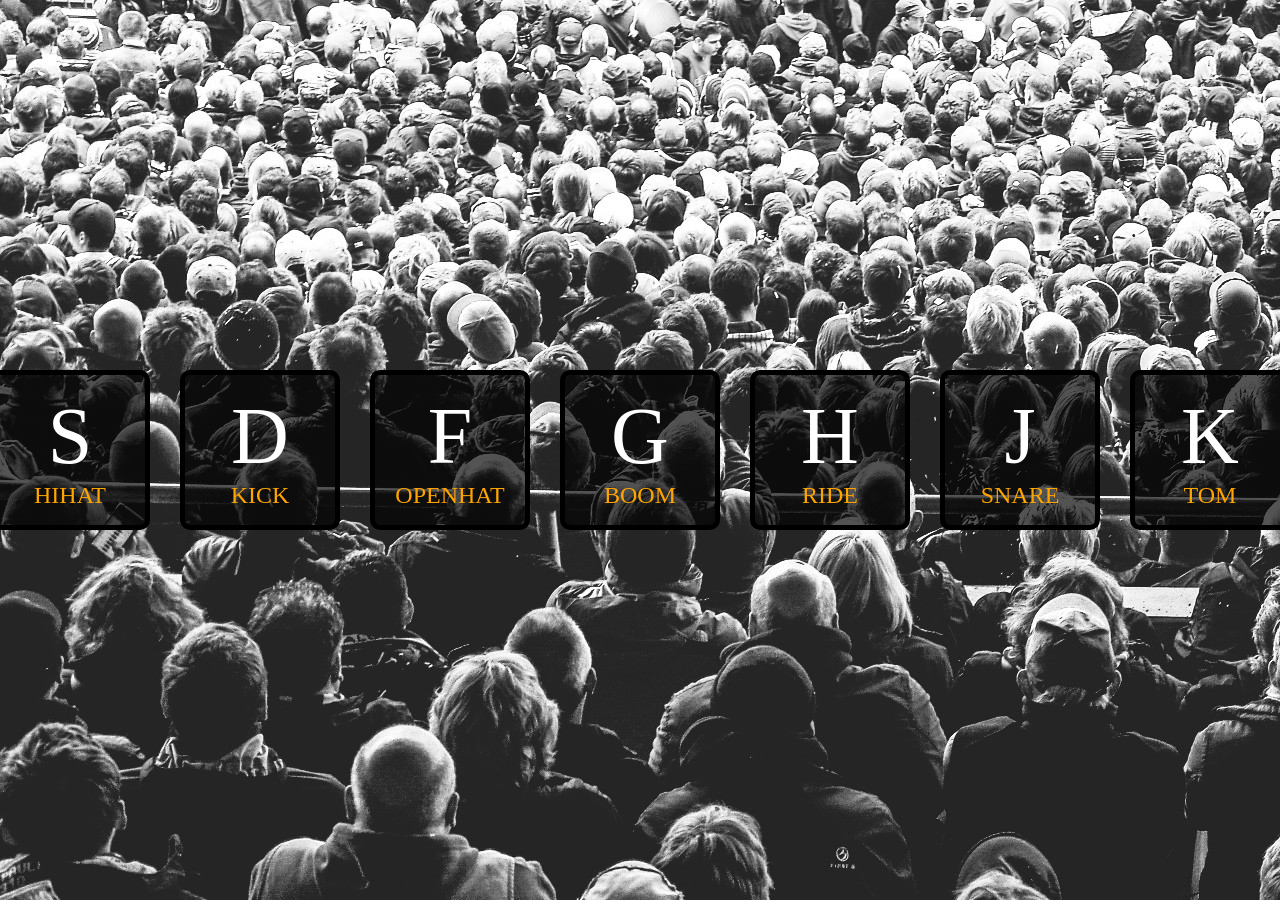
<file: 1 - Drum kit/index.html>
<!DOCTYPE html>
<html lang="en">

<head>
    <meta charset="UTF-8">
    <meta name="viewport" content="width=device-width, initial-scale=1.0">
    <title>Drum Kit</title>
    <link rel="stylesheet" href="style.css">
</head>

<body>

    <div class="container">
        <div class="key-box" data-key="65">
            <div class="key">A</div>
            <div class="effect-box">clap</div>
        </div>
        <div class="key-box" data-key="83">
            <div class="key">S</div>
            <div class="effect-box">hihat</div>
        </div>
        <div class="key-box" data-key="68">
            <div class="key">D</div>
            <div class="effect-box">kick</div>
        </div>
        <div class="key-box" data-key="70">
            <div class="key">F</div>
            <div class="effect-box">openhat</div>
        </div>
        <div class="key-box" data-key="71">
            <div class="key">G</div>
            <div class="effect-box">boom</div>
        </div>
        <div class="key-box" data-key="72">
            <div class="key">H</div>
            <div class="effect-box">ride</div>
        </div>
        <div class="key-box" data-key="74">
            <div class="key">J</div>
            <div class="effect-box">snare</div>
        </div>
        <div class="key-box" data-key="75">
            <div class="key">K</div>
            <div class="effect-box">tom</div>
        </div>
        <div class="key-box" data-key="76">
            <div class="key">L</div>
            <div class="effect-box">tink</div>
        </div>
    </div>

</body>

<script>

    let audios = {
        83: "hihat",
        65: "clap",
        68: "kick",
        70: "openhat",
        71: "boom",
        72: "ride",
        74: "snare",
        75: "tom",
        76: "tink",
    }
    window.addEventListener('keydown', key => {

        if (audios[key.keyCode] && !key.ctrlKey && !key.altKey && !key.shiftKey) {
            let keyBox = document.querySelector(`div[data-key='${key.keyCode}']`);
            let audio = document.createElement("audio");

            audio.setAttribute("src", `sounds/${audios[key.keyCode]}.wav`);
            document.body.appendChild(audio)
            audio.play()
            keyBox.classList.add("active")
            setTimeout(() => {
                audio.remove()
            }, 2000);
        }


    })


    window.addEventListener('keyup', key => {
        if (audios[key.keyCode]) {
            let keyBox = document.querySelector(`div[data-key='${key.keyCode}']`);
            let audio = document.querySelector(`audio[data-key='${key.keyCode}']`);
            keyBox.classList.remove("active")
        }
    })
</script>

</html>
</file>
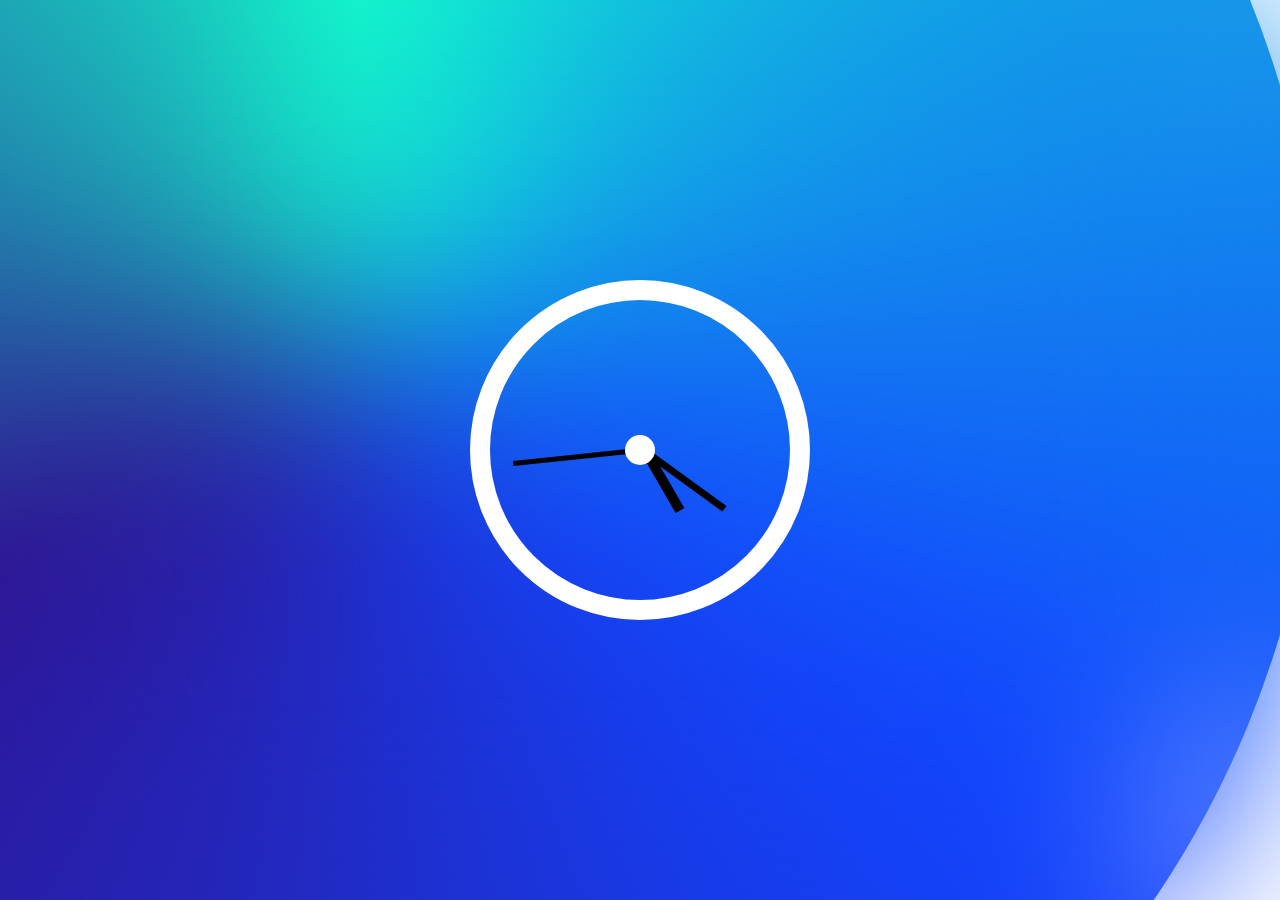
<file: 2 - Clock/index.html>
<!DOCTYPE html>
<html lang="en">

<head>
    <meta charset="UTF-8">
    <meta name="viewport" content="width=device-width, initial-scale=1.0">
    <title>Document</title>
    <link rel="stylesheet" href="style.css">
</head>

<body>
    <!-- Background Elements -->
    <div class="background">
        <div class="image de"></div>
        <div class="image re"></div>
        <div class="backdrop"></div>
    </div>

    <!-- Container -->
    <div class="container">
        <div class="clock">
            <div class="hand secs"></div>
            <div class="hand mins"></div>
            <div class="hand hours"></div>
        </div>
    </div>
    <script>

        let secondsHand = document.querySelector('.secs');
        let minutesHand = document.querySelector('.mins');
        let hoursHand = document.querySelector('.hours');



        let activeDate = new Date();
        let globalSecs = activeDate.getSeconds();
        let globalMins = activeDate.getMinutes();
        let globalHours = activeDate.getHours();


        function updateClock() {
            globalSecs++
            if (globalSecs == 59) {
                globalMins++
            }

            if (globalMins == 59) {
                globalHours++
            }

            let degreeSecs = ((globalSecs / 60) * 360)
            let degreeMins = ((globalMins / 60) * 360)
            let degreeHours = ((globalHours / 12) * 360)
            secondsHand.style.transform = `rotate(${degreeSecs}deg)`;
            minutesHand.style.transform = `rotate(${degreeMins}deg)`;
            hoursHand.style.transform = `rotate(${degreeHours}deg)`;
            console.log(`${globalSecs} Seconds`)
            console.log(`${globalMins} Minutes`)
            console.log(`${globalHours} Hours`)
        }

        setInterval(updateClock, 1000)
    </script>
</body>

</html>
</file>
<file: 1 - Drum kit/style.css>
body {
  box-sizing: border-box;
  margin: 0;
  padding: 0;
  background-image: url("background.jpg");
  display: flex;
  justify-content: center;
  align-items: center;
  height: 100vh;
}

/* Keys & Key Container Styles */

.container {
  display: inline-flex;
  /* background-color: blue; */
  gap: 30px;
}

.key-box {
  background-color: #000000aa;
  width: 150px;
  height: 150px;
  border: solid black 5px;
  border-radius: 10px;
  display: flex;
  flex-direction: column;
  justify-content: center;
  align-items: center;
}

.key {
  color: white;
  font-size: 5rem;
  text-transform: uppercase;
}

.effect-box {
  color: orange;
  font-size: 1.5rem;
  text-transform: uppercase;
}

.active {
  border: solid orange 5px;
  box-shadow: 0px 0px 30px 10px orange;
  transform: scale(1.2);
  transition: ease-in-out;
}
</file>
<file: 2 - Clock/style.css>
body {
  box-sizing: border-box;
  margin: 0px;
  padding: 0px;
  height: 100vh;
  width: 100%;
  position: relative;
}

.image {
  background: conic-gradient(#00ffc8bb, #0037ffbb, #1f0289bb, #00ffc8bb);
  position: fixed;
  z-index: -2;
  top: -600px;
  left: -600px;
  aspect-ratio: 1/1;
  width: 150%;
  border-radius: 50%;
  animation: 8s linear infinite rotate;
  overflow: hidden;
}

.de {
  animation: 4s linear infinite rotate;
}

.re {
  animation: 8s linear infinite reverse rotate;
}

.backdrop {
  z-index: -1;
  position: fixed;
  top: -600px;
  left: -600px;
  aspect-ratio: 1/1;
  width: 150%;
  backdrop-filter: blur(100px);
}

@keyframes rotate {
  0% {
    transform: rotate(0deg);
  }

  100% {
    transform: rotate(360deg);
  }
}

/* Clock */

.container {
  position: relative;
  top: 50%;
  left: 50%;
  transform: translate(-50%, -50%);
  width: 400px;
  height: 400px;
  display: flex;
  justify-content: center;
  align-items: center;
}

.clock {
  position: relative;
  border: white solid 20px;
  border-radius: 50%;
  width: 300px;
  height: 300px;
}

.clock::after {
  content: "";
  position: absolute;
  top: 50%;
  left: 50%;
  transform: translate(-50%, -50%);
  width: 30px;
  height: 30px;
  background-color: white;
  border-radius: 50%;
}

.hand {
  position: absolute;
  bottom: 50%;
  left: 50%;
  transform: translateX(-50%);
  background-color: black;
  width: 5px;
  height: 130px;
  transform-origin: center bottom;
  transition: 0.05s all cubic-bezier(0, 0, 0.88, 1.33);
}

.hand.mins {
  height: 100px;
  width: 7px;
}

.hand.hours {
  height: 70px;
  width: 10px;
}
</file>
